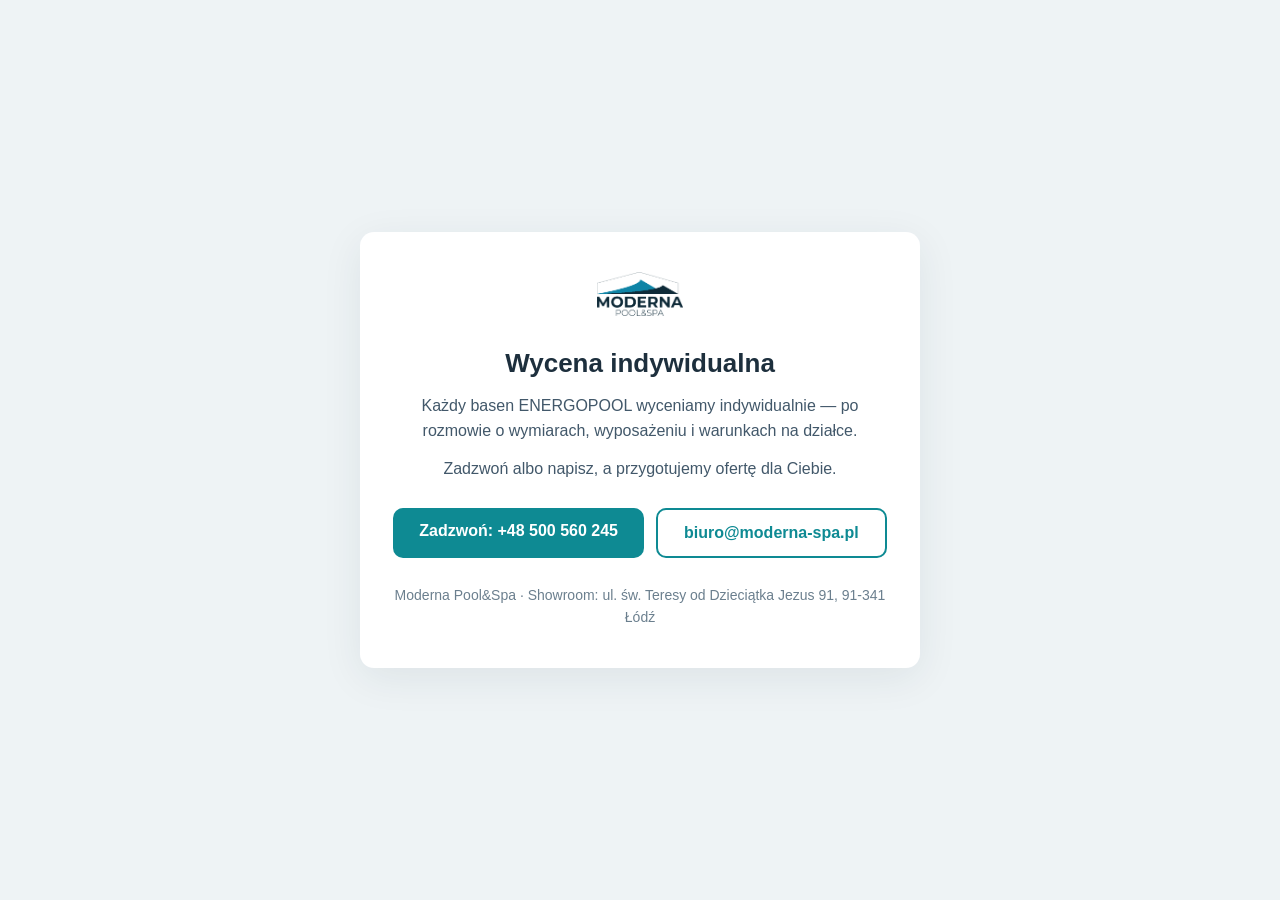
<file: index.html>
<!DOCTYPE html>
<html lang="pl">
<head>
<meta charset="UTF-8">
<meta name="viewport" content="width=device-width, initial-scale=1.0">
<title>Wycena indywidualna — Moderna Pool&amp;Spa</title>
<!--
  KONFIGURATOR WYŁĄCZONY 27.10.2026 (decyzja właściciela).

  Z publicznego konfiguratora korzystali obcy wykonawcy — generowali na nim wyceny i wysyłali
  je swoim klientom jako własne. Wyceny basenów robimy teraz wyłącznie indywidualnie.
  API wyceny w CRM odmawia żądaniom bez sesji (lib/cors.ts, PUBLICZNA_WYCENA_WYLACZONA),
  a stary cennik (data.js) i logika (app.js) zniknęły z serwowanych plików — zostają w historii git.
-->
<meta name="robots" content="noindex, follow">
<style>
  :root { color-scheme: light; }
  * { box-sizing: border-box; }
  body { margin: 0; min-height: 100vh; display: flex; align-items: center; justify-content: center;
    padding: 24px 16px; background: #eef3f5; color: #1d2f3d;
    font-family: Montserrat, -apple-system, BlinkMacSystemFont, "Segoe UI", Roboto, Arial, sans-serif; }
  .card { max-width: 560px; width: 100%; background: #fff; border-radius: 14px; padding: 40px 32px;
    box-shadow: 0 10px 40px rgba(29, 47, 61, .08); text-align: center; }
  .logo { height: 44px; margin-bottom: 28px; }
  h1 { font-size: 26px; margin: 0 0 14px; }
  p { font-size: 16px; line-height: 1.6; color: #42586a; margin: 0 0 12px; }
  .akcje { display: flex; flex-wrap: wrap; gap: 12px; justify-content: center; margin-top: 26px; }
  .btn { display: inline-block; padding: 14px 26px; border-radius: 10px; font-weight: 600; font-size: 16px;
    text-decoration: none; background: #0E8A93; color: #fff; }
  .btn.ghost { background: #fff; color: #0E8A93; border: 2px solid #0E8A93; }
  address { font-style: normal; margin-top: 26px; font-size: 14px; color: #6b7f8e; line-height: 1.6; }
</style>
</head>
<body>
<main class="card">
  <img src="assets/logo-dark.png" alt="Moderna Pool&amp;Spa" class="logo">
  <h1>Wycena indywidualna</h1>
  <p>Każdy basen ENERGOPOOL wyceniamy indywidualnie — po rozmowie o wymiarach, wyposażeniu i&nbsp;warunkach na działce.</p>
  <p>Zadzwoń albo napisz, a&nbsp;przygotujemy ofertę dla Ciebie.</p>
  <div class="akcje">
    <a class="btn" href="tel:+48500560245">Zadzwoń: +48 500 560 245</a>
    <a class="btn ghost" href="mailto:biuro@moderna-spa.pl?subject=Wycena%20basenu%20ENERGOPOOL">biuro@moderna-spa.pl</a>
  </div>
  <address>Moderna Pool&amp;Spa · Showroom: ul. św. Teresy od Dzieciątka Jezus 91, 91-341 Łódź</address>
</main>
</body>
</html>
</file>
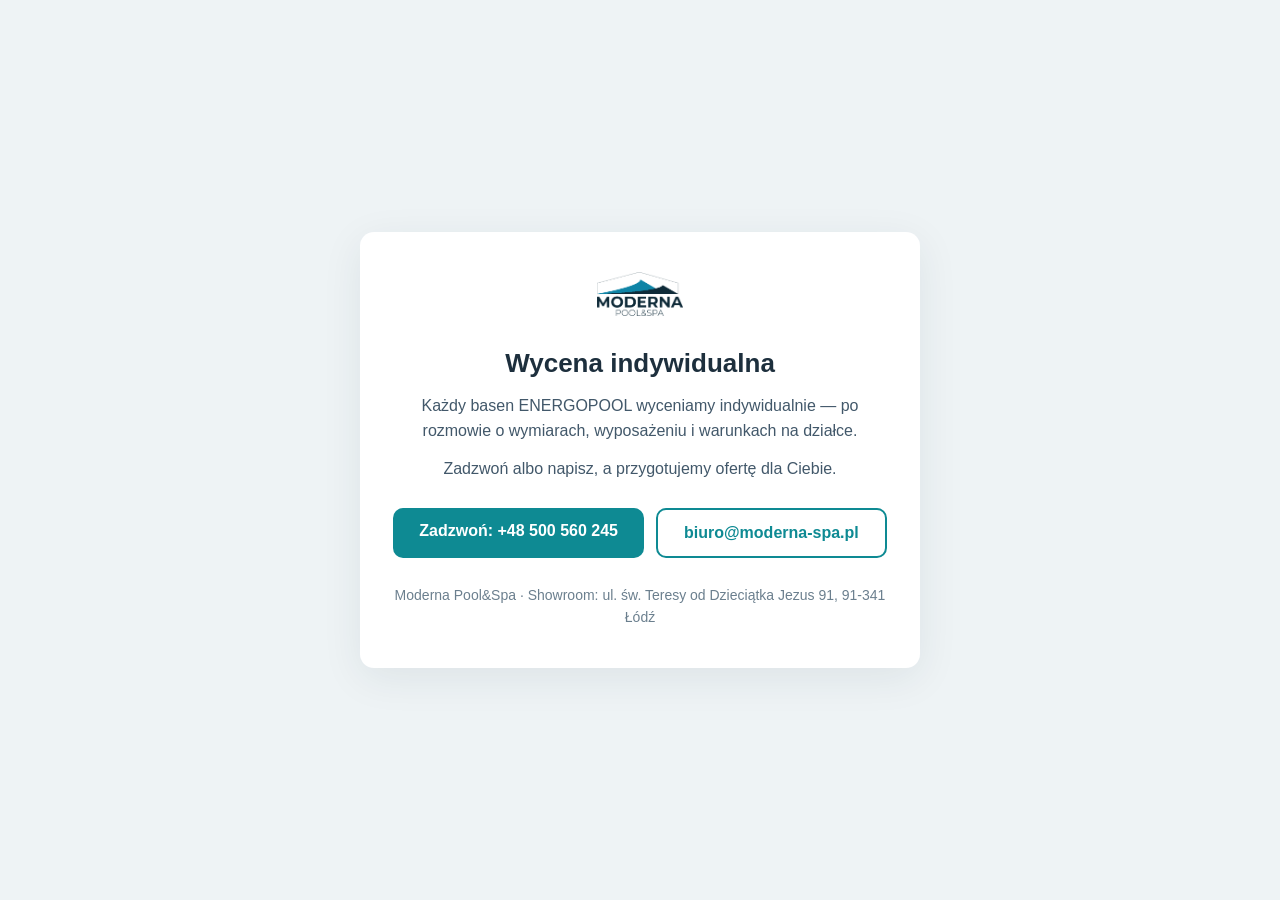
<file: pakiety/index.html>
<!DOCTYPE html>
<html lang="pl">
<head>
<meta charset="UTF-8">
<meta name="viewport" content="width=device-width, initial-scale=1.0">
<title>Wycena indywidualna — Moderna Pool&amp;Spa</title>
<!--
  KONFIGURATOR WYŁĄCZONY 27.10.2026 (decyzja właściciela).

  Z publicznego konfiguratora korzystali obcy wykonawcy — generowali na nim wyceny i wysyłali
  je swoim klientom jako własne. Wyceny basenów robimy teraz wyłącznie indywidualnie.
  API wyceny w CRM odmawia żądaniom bez sesji (lib/cors.ts, PUBLICZNA_WYCENA_WYLACZONA),
  a stary cennik (data.js) i logika (app.js) zniknęły z serwowanych plików — zostają w historii git.
-->
<meta name="robots" content="noindex, follow">
<style>
  :root { color-scheme: light; }
  * { box-sizing: border-box; }
  body { margin: 0; min-height: 100vh; display: flex; align-items: center; justify-content: center;
    padding: 24px 16px; background: #eef3f5; color: #1d2f3d;
    font-family: Montserrat, -apple-system, BlinkMacSystemFont, "Segoe UI", Roboto, Arial, sans-serif; }
  .card { max-width: 560px; width: 100%; background: #fff; border-radius: 14px; padding: 40px 32px;
    box-shadow: 0 10px 40px rgba(29, 47, 61, .08); text-align: center; }
  .logo { height: 44px; margin-bottom: 28px; }
  h1 { font-size: 26px; margin: 0 0 14px; }
  p { font-size: 16px; line-height: 1.6; color: #42586a; margin: 0 0 12px; }
  .akcje { display: flex; flex-wrap: wrap; gap: 12px; justify-content: center; margin-top: 26px; }
  .btn { display: inline-block; padding: 14px 26px; border-radius: 10px; font-weight: 600; font-size: 16px;
    text-decoration: none; background: #0E8A93; color: #fff; }
  .btn.ghost { background: #fff; color: #0E8A93; border: 2px solid #0E8A93; }
  address { font-style: normal; margin-top: 26px; font-size: 14px; color: #6b7f8e; line-height: 1.6; }
</style>
</head>
<body>
<main class="card">
  <img src="../assets/logo-dark.png" alt="Moderna Pool&amp;Spa" class="logo">
  <h1>Wycena indywidualna</h1>
  <p>Każdy basen ENERGOPOOL wyceniamy indywidualnie — po rozmowie o wymiarach, wyposażeniu i&nbsp;warunkach na działce.</p>
  <p>Zadzwoń albo napisz, a&nbsp;przygotujemy ofertę dla Ciebie.</p>
  <div class="akcje">
    <a class="btn" href="tel:+48500560245">Zadzwoń: +48 500 560 245</a>
    <a class="btn ghost" href="mailto:biuro@moderna-spa.pl?subject=Wycena%20basenu%20ENERGOPOOL">biuro@moderna-spa.pl</a>
  </div>
  <address>Moderna Pool&amp;Spa · Showroom: ul. św. Teresy od Dzieciątka Jezus 91, 91-341 Łódź</address>
</main>
</body>
</html>
</file>
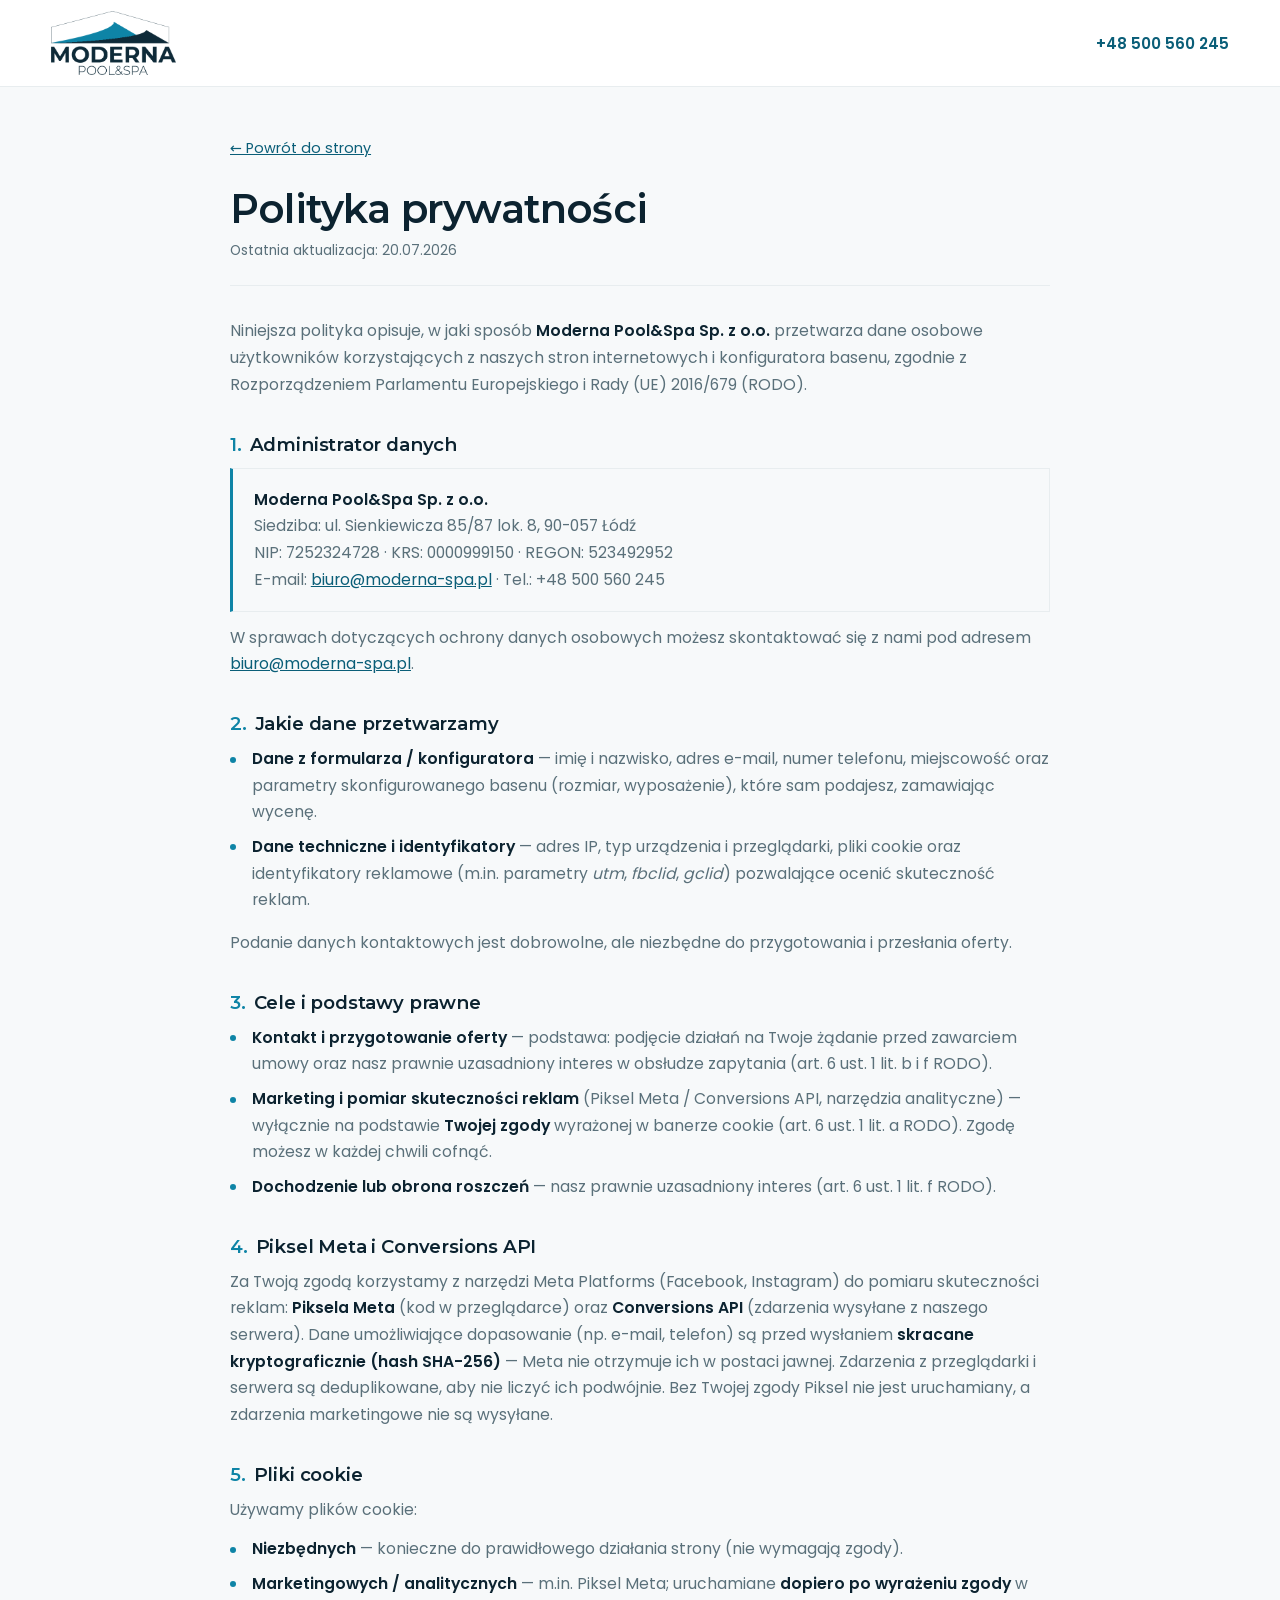
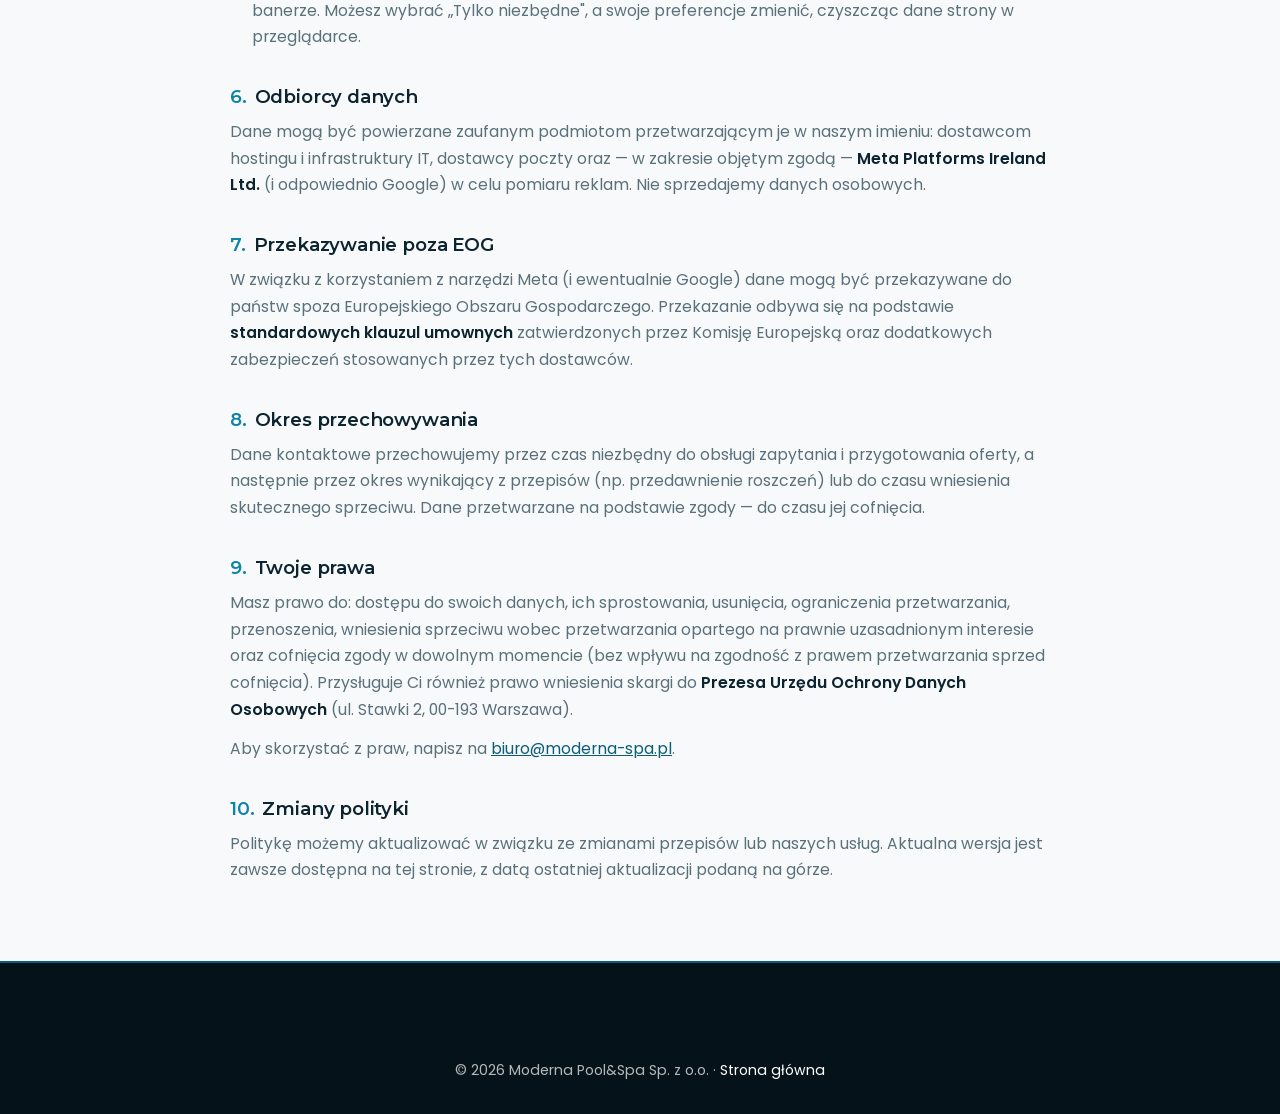
<file: polityka-prywatnosci.html>
<!DOCTYPE html>
<html lang="pl">
<head>
<meta charset="UTF-8">
<meta name="viewport" content="width=device-width, initial-scale=1.0">
<title>Polityka prywatności | Moderna Pool&amp;Spa</title>
<meta name="description" content="Polityka prywatności i informacja o przetwarzaniu danych osobowych (RODO) oraz plikach cookie — Moderna Pool&Spa Sp. z o.o.">
<meta name="robots" content="index,follow">
<link rel="stylesheet" href="assets/fonts/fonts.css">
<link rel="stylesheet" href="styles.css?v=20">
<style>
  .pp-wrap{max-width:820px;margin:0 auto;padding:3rem 0 4rem}
  .pp-head{border-bottom:1px solid var(--line);padding-bottom:1.4rem;margin-bottom:2rem}
  .pp-head h1{font-size:clamp(1.9rem,3.4vw,2.5rem);font-weight:600;letter-spacing:-.02em}
  .pp-head .upd{margin-top:.5rem;font-size:.86rem;color:var(--ink-soft)}
  .pp-wrap h2{font-family:'Montserrat',sans-serif;font-size:1.15rem;font-weight:600;margin:2.2rem 0 .7rem;color:var(--ink)}
  .pp-wrap h2 .n{color:var(--teal);margin-right:.5rem}
  .pp-wrap p,.pp-wrap li{font-size:.98rem;line-height:1.7;color:var(--ink-soft)}
  .pp-wrap p{margin-bottom:.8rem}
  .pp-wrap ul{list-style:none;margin:.3rem 0 1rem}
  .pp-wrap ul li{position:relative;padding-left:1.4rem;margin-bottom:.5rem}
  .pp-wrap ul li::before{content:"";position:absolute;left:0;top:.65rem;width:6px;height:6px;background:var(--teal);border-radius:50%}
  .pp-wrap b,.pp-wrap strong{color:var(--ink);font-weight:600}
  .pp-wrap a{color:var(--teal-d);text-decoration:underline}
  .pp-fill{background:var(--teal-bg);border:1px dashed var(--teal);color:var(--teal-d);font-weight:600;padding:0 .35rem}
  .pp-card{background:var(--bg);border:1px solid var(--line);border-left:3px solid var(--teal);padding:1.1rem 1.3rem;margin:.8rem 0}
  .pp-back{display:inline-flex;align-items:center;gap:.4rem;font-size:.9rem;color:var(--ink-soft);margin-bottom:1.5rem}
  .pp-back:hover{color:var(--teal)}
  .pp-simple-header{border-bottom:1px solid var(--line);background:#fff}
  .pp-simple-header .container{display:flex;align-items:center;justify-content:space-between;padding:.7rem 0}
  .pp-simple-header .brand-mark{height:64px;width:auto}
  .pp-simple-header a.phone{font-weight:700;color:var(--teal-d);font-size:.95rem}
</style>
</head>
<body>

<header class="pp-simple-header">
  <div class="container">
    <a href="index.html"><img src="assets/logo-dark.png" alt="Moderna Pool&Spa" class="brand-mark"></a>
    <a href="tel:+48500560245" class="phone">+48 500 560 245</a>
  </div>
</header>

<main class="container">
  <div class="pp-wrap">
    <a href="index.html" class="pp-back">&larr; Powrót do strony</a>
    <div class="pp-head">
      <h1>Polityka prywatności</h1>
      <div class="upd">Ostatnia aktualizacja: 20.07.2026</div>
    </div>

    <p>Niniejsza polityka opisuje, w jaki sposób <b>Moderna Pool&amp;Spa Sp. z o.o.</b> przetwarza dane osobowe
      użytkowników korzystających z naszych stron internetowych i konfiguratora basenu, zgodnie z Rozporządzeniem
      Parlamentu Europejskiego i Rady (UE) 2016/679 (RODO).</p>

    <h2><span class="n">1.</span>Administrator danych</h2>
    <div class="pp-card">
      <p style="margin:0">
        <b>Moderna Pool&amp;Spa Sp. z o.o.</b><br>
        Siedziba: ul. Sienkiewicza 85/87 lok. 8, 90-057 Łódź<br>
        NIP: 7252324728 &middot; KRS: 0000999150 &middot; REGON: 523492952<br>
        E-mail: <a href="mailto:biuro@moderna-spa.pl">biuro@moderna-spa.pl</a> &middot; Tel.: +48 500 560 245
      </p>
    </div>
    <p>W sprawach dotyczących ochrony danych osobowych możesz skontaktować się z nami pod adresem
      <a href="mailto:biuro@moderna-spa.pl">biuro@moderna-spa.pl</a>.</p>

    <h2><span class="n">2.</span>Jakie dane przetwarzamy</h2>
    <ul>
      <li><b>Dane z formularza / konfiguratora</b> — imię i nazwisko, adres e-mail, numer telefonu, miejscowość oraz parametry skonfigurowanego basenu (rozmiar, wyposażenie), które sam podajesz, zamawiając wycenę.</li>
      <li><b>Dane techniczne i identyfikatory</b> — adres IP, typ urządzenia i przeglądarki, pliki cookie oraz identyfikatory reklamowe (m.in. parametry <i>utm</i>, <i>fbclid</i>, <i>gclid</i>) pozwalające ocenić skuteczność reklam.</li>
    </ul>
    <p>Podanie danych kontaktowych jest dobrowolne, ale niezbędne do przygotowania i przesłania oferty.</p>

    <h2><span class="n">3.</span>Cele i podstawy prawne</h2>
    <ul>
      <li><b>Kontakt i przygotowanie oferty</b> — podstawa: podjęcie działań na Twoje żądanie przed zawarciem umowy oraz nasz prawnie uzasadniony interes w obsłudze zapytania (art. 6 ust. 1 lit. b i f RODO).</li>
      <li><b>Marketing i pomiar skuteczności reklam</b> (Piksel Meta / Conversions API, narzędzia analityczne) — wyłącznie na podstawie <b>Twojej zgody</b> wyrażonej w banerze cookie (art. 6 ust. 1 lit. a RODO). Zgodę możesz w każdej chwili cofnąć.</li>
      <li><b>Dochodzenie lub obrona roszczeń</b> — nasz prawnie uzasadniony interes (art. 6 ust. 1 lit. f RODO).</li>
    </ul>

    <h2><span class="n">4.</span>Piksel Meta i Conversions API</h2>
    <p>Za Twoją zgodą korzystamy z narzędzi Meta Platforms (Facebook, Instagram) do pomiaru skuteczności reklam:
      <b>Piksela Meta</b> (kod w przeglądarce) oraz <b>Conversions API</b> (zdarzenia wysyłane z naszego serwera).
      Dane umożliwiające dopasowanie (np. e-mail, telefon) są przed wysłaniem <b>skracane kryptograficznie (hash SHA-256)</b> —
      Meta nie otrzymuje ich w postaci jawnej. Zdarzenia z przeglądarki i serwera są deduplikowane, aby nie liczyć ich podwójnie.
      Bez Twojej zgody Piksel nie jest uruchamiany, a zdarzenia marketingowe nie są wysyłane.</p>

    <h2><span class="n">5.</span>Pliki cookie</h2>
    <p>Używamy plików cookie:</p>
    <ul>
      <li><b>Niezbędnych</b> — konieczne do prawidłowego działania strony (nie wymagają zgody).</li>
      <li><b>Marketingowych / analitycznych</b> — m.in. Piksel Meta; uruchamiane <b>dopiero po wyrażeniu zgody</b> w banerze. Możesz wybrać „Tylko niezbędne", a swoje preferencje zmienić, czyszcząc dane strony w przeglądarce.</li>
    </ul>

    <h2><span class="n">6.</span>Odbiorcy danych</h2>
    <p>Dane mogą być powierzane zaufanym podmiotom przetwarzającym je w naszym imieniu: dostawcom hostingu i infrastruktury IT,
      dostawcy poczty oraz — w zakresie objętym zgodą — <b>Meta Platforms Ireland Ltd.</b> (i odpowiednio Google) w celu pomiaru reklam.
      Nie sprzedajemy danych osobowych.</p>

    <h2><span class="n">7.</span>Przekazywanie poza EOG</h2>
    <p>W związku z korzystaniem z narzędzi Meta (i ewentualnie Google) dane mogą być przekazywane do państw spoza Europejskiego
      Obszaru Gospodarczego. Przekazanie odbywa się na podstawie <b>standardowych klauzul umownych</b> zatwierdzonych przez Komisję Europejską
      oraz dodatkowych zabezpieczeń stosowanych przez tych dostawców.</p>

    <h2><span class="n">8.</span>Okres przechowywania</h2>
    <p>Dane kontaktowe przechowujemy przez czas niezbędny do obsługi zapytania i przygotowania oferty, a następnie przez okres
      wynikający z przepisów (np. przedawnienie roszczeń) lub do czasu wniesienia skutecznego sprzeciwu. Dane przetwarzane na podstawie
      zgody — do czasu jej cofnięcia.</p>

    <h2><span class="n">9.</span>Twoje prawa</h2>
    <p>Masz prawo do: dostępu do swoich danych, ich sprostowania, usunięcia, ograniczenia przetwarzania, przenoszenia,
      wniesienia sprzeciwu wobec przetwarzania opartego na prawnie uzasadnionym interesie oraz cofnięcia zgody w dowolnym momencie
      (bez wpływu na zgodność z prawem przetwarzania sprzed cofnięcia). Przysługuje Ci również prawo wniesienia skargi do
      <b>Prezesa Urzędu Ochrony Danych Osobowych</b> (ul. Stawki 2, 00-193 Warszawa).</p>
    <p>Aby skorzystać z praw, napisz na <a href="mailto:biuro@moderna-spa.pl">biuro@moderna-spa.pl</a>.</p>

    <h2><span class="n">10.</span>Zmiany polityki</h2>
    <p>Politykę możemy aktualizować w związku ze zmianami przepisów lub naszych usług. Aktualna wersja jest zawsze dostępna na tej stronie,
      z datą ostatniej aktualizacji podaną na górze.</p>
  </div>
</main>

<footer class="site-footer">
  <div class="container" style="padding:2rem 0;text-align:center;color:rgba(255,255,255,.7);font-size:.88rem">
    © 2026 Moderna Pool&amp;Spa Sp. z o.o. &middot; <a href="index.html" style="color:#fff">Strona główna</a>
  </div>
</footer>

</body>
</html>
</file>
<file: assets/fonts/fonts.css>
/* Montserrat 500 latin-ext */
@font-face {
  font-family: 'Montserrat';
  font-style: normal;
  font-weight: 500;
  font-display: swap;
  src: url(./montserrat-500-latin-ext.woff2) format('woff2');
  unicode-range: U+0100-02BA, U+02BD-02C5, U+02C7-02CC, U+02CE-02D7, U+02DD-02FF, U+0304, U+0308, U+0329, U+1D00-1DBF, U+1E00-1E9F, U+1EF2-1EFF, U+2020, U+20A0-20AB, U+20AD-20C0, U+2113, U+2C60-2C7F, U+A720-A7FF;
}
/* Montserrat 500 latin */
@font-face {
  font-family: 'Montserrat';
  font-style: normal;
  font-weight: 500;
  font-display: swap;
  src: url(./montserrat-500-latin.woff2) format('woff2');
  unicode-range: U+0000-00FF, U+0131, U+0152-0153, U+02BB-02BC, U+02C6, U+02DA, U+02DC, U+0304, U+0308, U+0329, U+2000-206F, U+20AC, U+2122, U+2191, U+2193, U+2212, U+2215, U+FEFF, U+FFFD;
}
/* Montserrat 600 latin-ext */
@font-face {
  font-family: 'Montserrat';
  font-style: normal;
  font-weight: 600;
  font-display: swap;
  src: url(./montserrat-600-latin-ext.woff2) format('woff2');
  unicode-range: U+0100-02BA, U+02BD-02C5, U+02C7-02CC, U+02CE-02D7, U+02DD-02FF, U+0304, U+0308, U+0329, U+1D00-1DBF, U+1E00-1E9F, U+1EF2-1EFF, U+2020, U+20A0-20AB, U+20AD-20C0, U+2113, U+2C60-2C7F, U+A720-A7FF;
}
/* Montserrat 600 latin */
@font-face {
  font-family: 'Montserrat';
  font-style: normal;
  font-weight: 600;
  font-display: swap;
  src: url(./montserrat-600-latin.woff2) format('woff2');
  unicode-range: U+0000-00FF, U+0131, U+0152-0153, U+02BB-02BC, U+02C6, U+02DA, U+02DC, U+0304, U+0308, U+0329, U+2000-206F, U+20AC, U+2122, U+2191, U+2193, U+2212, U+2215, U+FEFF, U+FFFD;
}
/* Montserrat 700 latin-ext */
@font-face {
  font-family: 'Montserrat';
  font-style: normal;
  font-weight: 700;
  font-display: swap;
  src: url(./montserrat-700-latin-ext.woff2) format('woff2');
  unicode-range: U+0100-02BA, U+02BD-02C5, U+02C7-02CC, U+02CE-02D7, U+02DD-02FF, U+0304, U+0308, U+0329, U+1D00-1DBF, U+1E00-1E9F, U+1EF2-1EFF, U+2020, U+20A0-20AB, U+20AD-20C0, U+2113, U+2C60-2C7F, U+A720-A7FF;
}
/* Montserrat 700 latin */
@font-face {
  font-family: 'Montserrat';
  font-style: normal;
  font-weight: 700;
  font-display: swap;
  src: url(./montserrat-700-latin.woff2) format('woff2');
  unicode-range: U+0000-00FF, U+0131, U+0152-0153, U+02BB-02BC, U+02C6, U+02DA, U+02DC, U+0304, U+0308, U+0329, U+2000-206F, U+20AC, U+2122, U+2191, U+2193, U+2212, U+2215, U+FEFF, U+FFFD;
}
/* Poppins 300 latin-ext */
@font-face {
  font-family: 'Poppins';
  font-style: normal;
  font-weight: 300;
  font-display: swap;
  src: url(./poppins-300-latin-ext.woff2) format('woff2');
  unicode-range: U+0100-02BA, U+02BD-02C5, U+02C7-02CC, U+02CE-02D7, U+02DD-02FF, U+0304, U+0308, U+0329, U+1D00-1DBF, U+1E00-1E9F, U+1EF2-1EFF, U+2020, U+20A0-20AB, U+20AD-20C0, U+2113, U+2C60-2C7F, U+A720-A7FF;
}
/* Poppins 300 latin */
@font-face {
  font-family: 'Poppins';
  font-style: normal;
  font-weight: 300;
  font-display: swap;
  src: url(./poppins-300-latin.woff2) format('woff2');
  unicode-range: U+0000-00FF, U+0131, U+0152-0153, U+02BB-02BC, U+02C6, U+02DA, U+02DC, U+0304, U+0308, U+0329, U+2000-206F, U+20AC, U+2122, U+2191, U+2193, U+2212, U+2215, U+FEFF, U+FFFD;
}
/* Poppins 400 latin-ext */
@font-face {
  font-family: 'Poppins';
  font-style: normal;
  font-weight: 400;
  font-display: swap;
  src: url(./poppins-400-latin-ext.woff2) format('woff2');
  unicode-range: U+0100-02BA, U+02BD-02C5, U+02C7-02CC, U+02CE-02D7, U+02DD-02FF, U+0304, U+0308, U+0329, U+1D00-1DBF, U+1E00-1E9F, U+1EF2-1EFF, U+2020, U+20A0-20AB, U+20AD-20C0, U+2113, U+2C60-2C7F, U+A720-A7FF;
}
/* Poppins 400 latin */
@font-face {
  font-family: 'Poppins';
  font-style: normal;
  font-weight: 400;
  font-display: swap;
  src: url(./poppins-400-latin.woff2) format('woff2');
  unicode-range: U+0000-00FF, U+0131, U+0152-0153, U+02BB-02BC, U+02C6, U+02DA, U+02DC, U+0304, U+0308, U+0329, U+2000-206F, U+20AC, U+2122, U+2191, U+2193, U+2212, U+2215, U+FEFF, U+FFFD;
}
/* Poppins 500 latin-ext */
@font-face {
  font-family: 'Poppins';
  font-style: normal;
  font-weight: 500;
  font-display: swap;
  src: url(./poppins-500-latin-ext.woff2) format('woff2');
  unicode-range: U+0100-02BA, U+02BD-02C5, U+02C7-02CC, U+02CE-02D7, U+02DD-02FF, U+0304, U+0308, U+0329, U+1D00-1DBF, U+1E00-1E9F, U+1EF2-1EFF, U+2020, U+20A0-20AB, U+20AD-20C0, U+2113, U+2C60-2C7F, U+A720-A7FF;
}
/* Poppins 500 latin */
@font-face {
  font-family: 'Poppins';
  font-style: normal;
  font-weight: 500;
  font-display: swap;
  src: url(./poppins-500-latin.woff2) format('woff2');
  unicode-range: U+0000-00FF, U+0131, U+0152-0153, U+02BB-02BC, U+02C6, U+02DA, U+02DC, U+0304, U+0308, U+0329, U+2000-206F, U+20AC, U+2122, U+2191, U+2193, U+2212, U+2215, U+FEFF, U+FFFD;
}
/* Poppins 600 latin-ext */
@font-face {
  font-family: 'Poppins';
  font-style: normal;
  font-weight: 600;
  font-display: swap;
  src: url(./poppins-600-latin-ext.woff2) format('woff2');
  unicode-range: U+0100-02BA, U+02BD-02C5, U+02C7-02CC, U+02CE-02D7, U+02DD-02FF, U+0304, U+0308, U+0329, U+1D00-1DBF, U+1E00-1E9F, U+1EF2-1EFF, U+2020, U+20A0-20AB, U+20AD-20C0, U+2113, U+2C60-2C7F, U+A720-A7FF;
}
/* Poppins 600 latin */
@font-face {
  font-family: 'Poppins';
  font-style: normal;
  font-weight: 600;
  font-display: swap;
  src: url(./poppins-600-latin.woff2) format('woff2');
  unicode-range: U+0000-00FF, U+0131, U+0152-0153, U+02BB-02BC, U+02C6, U+02DA, U+02DC, U+0304, U+0308, U+0329, U+2000-206F, U+20AC, U+2122, U+2191, U+2193, U+2212, U+2215, U+FEFF, U+FFFD;
}
</file>
<file: styles.css>
/* ====================== ENERGOPOOL — styl ====================== */
:root{
  --teal:#0E84A6;
  --teal-d:#0A5E78;
  --teal-l:#16A9CE;
  --teal-bg:#EEF5F7;
  --ink:#0C2330;
  --ink-soft:#5A707A;
  --line:#E8EDEF;
  --white:#fff;
  --bg:#F7F9FA;
  --footer:#06121A;
  --gold:#C9A24B;
  --shadow:0 24px 60px -34px rgba(8,28,38,.32);
  --shadow-sm:0 10px 30px -18px rgba(8,28,38,.28);
  --radius:0;
  --radius-lg:0;
}
*{box-sizing:border-box;margin:0;padding:0}
html{scroll-behavior:smooth}
body{
  font-family:'Poppins',system-ui,sans-serif;
  color:var(--ink);background:var(--bg);line-height:1.65;font-weight:400;
  -webkit-font-smoothing:antialiased;
}
h1,h2,h3,h4{font-family:'Montserrat',sans-serif;font-weight:600;line-height:1.18;letter-spacing:-.01em}
img{max-width:100%;display:block}
a{color:inherit;text-decoration:none}
.container{width:min(1600px,92vw);margin:0 auto}

/* ---------- ikony ---------- */
.ico{display:inline-flex;align-items:center;justify-content:center;line-height:0;flex:none}
.ico svg{width:1.1em;height:1.1em;display:block}

/* ---------- buttons ---------- */
.btn{
  display:inline-flex;align-items:center;justify-content:center;gap:.55rem;
  font-family:'Poppins',sans-serif;font-weight:600;font-size:.92rem;letter-spacing:.01em;
  padding:.9rem 1.6rem;border-radius:0;border:1px solid transparent;
  cursor:pointer;transition:.22s ease;white-space:nowrap;
}
.btn-lg{padding:1.05rem 2rem;font-size:1rem}
.btn-sm{padding:.62rem 1.15rem;font-size:.85rem}
.btn-block{width:100%}
.btn-primary{background:var(--ink);color:#fff}
.btn-primary:hover{background:var(--teal-d)}
.btn-ghost{background:transparent;color:var(--ink);border-color:var(--line)}
.btn-ghost:hover{border-color:var(--ink);background:transparent}
.hero .btn-primary{background:#fff;color:var(--ink)}
.hero .btn-primary:hover{background:rgba(255,255,255,.86)}
.hero .btn-ghost{color:#fff;border-color:rgba(255,255,255,.45)}
.hero .btn-ghost:hover{background:rgba(255,255,255,.1);border-color:#fff}

/* ---------- header ---------- */
.site-header{
  position:sticky;top:0;z-index:50;background:rgba(255,255,255,.92);
  backdrop-filter:blur(10px);border-bottom:1px solid var(--line);
}
.header-inner{display:flex;align-items:center;justify-content:space-between;padding:.7rem 0}
.brand{display:flex;align-items:center;gap:.6rem}
.brand-mark{height:76px;width:auto}
.brand-text{font-family:'Montserrat',sans-serif;font-weight:800;font-size:1.05rem;letter-spacing:.04em;color:var(--ink);line-height:1}
.brand-text span{display:block;font-size:.62rem;font-weight:600;letter-spacing:.22em;color:var(--teal)}
.brand-text.light{color:#fff}
.main-nav{display:flex;gap:1.6rem}
.main-nav a{text-transform:uppercase;letter-spacing:.28em;font-size:.72rem;font-weight:600;color:var(--ink-soft)}
.main-nav a:hover{color:var(--teal)}
.header-actions{display:flex;align-items:center;gap:1rem}
.header-phone{display:inline-flex;align-items:center;gap:.4rem;font-weight:700;color:var(--teal-d);background:var(--teal-bg);padding:.55rem 1rem;border-radius:0}
.header-phone .ico{font-size:.9rem}

/* ---------- hero ---------- */
/* Hero zawsze na pełną wysokość ekranu — obraz nie jest przycinany do wąskiego pasa.
   min-height (nie height) pozwala urosnąć, gdy treść jest wyższa niż ekran (mobile). */
.hero{position:relative;background-size:cover;background-position:center;color:#fff;padding:2.5rem 0;min-height:100vh;min-height:100dvh;display:flex;align-items:center}
.hero-overlay{position:absolute;inset:0;background:linear-gradient(105deg,rgba(8,40,55,.82) 0%,rgba(8,40,55,.45) 48%,rgba(8,40,55,.15) 100%)}
.hero .container{position:relative}
.hero-content{max-width:880px}
.hero-kicker{display:inline-block;text-transform:uppercase;letter-spacing:.34em;font-size:.7rem;font-weight:500;background:rgba(255,255,255,.1);border:1px solid rgba(255,255,255,.22);padding:.5rem 1rem;border-radius:0;margin-bottom:1.6rem}
.hero h1{font-size:clamp(3rem,6.4vw,5.2rem);font-weight:600;letter-spacing:.05em;line-height:1}
.hero-lead{font-size:1.22rem;margin:1.3rem 0 2rem;max-width:560px;color:rgba(255,255,255,.92)}
.hero-cta{display:flex;gap:1rem;flex-wrap:wrap}
.hero-badges{list-style:none;display:flex;gap:1.6rem;flex-wrap:wrap;margin-top:2rem;font-weight:500;font-size:.9rem;letter-spacing:.01em}
.hero-badges li{display:inline-flex;align-items:center;gap:.55rem;opacity:.9}
.hero-badges .ico svg{width:18px;height:18px;opacity:.85}

/* ---------- features ---------- */
.features{padding:5rem 0;background:#fff}
.feature-grid{display:grid;grid-template-columns:repeat(5,1fr);gap:1.4rem}
.feature{padding:1.9rem 1.5rem;border:1px solid var(--line);border-radius:var(--radius);background:#fff;transition:.25s}
.feature:hover{border-color:var(--ink-soft)}
.f-ico{width:54px;height:54px;border:1px solid var(--line);border-radius:0;display:grid;place-items:center;color:var(--teal-d);margin-bottom:1.2rem}
.f-ico .ico svg{width:25px;height:25px}
.feature h3{font-size:1.02rem;margin-bottom:.5rem;font-weight:600;letter-spacing:-.01em}
.feature p{font-size:.9rem;color:var(--ink-soft);line-height:1.55}

/* ---------- section heads ---------- */
.section-kicker{display:inline-block;text-transform:uppercase;letter-spacing:.32em;font-size:.7rem;font-weight:600;color:var(--teal-d);margin-bottom:1rem}
.section-head{text-align:left;max-width:760px;margin:0 0 3rem}
.section-head h2{font-size:clamp(2rem,3.7vw,2.8rem);font-weight:600;letter-spacing:-.02em}
.section-head p{color:var(--ink-soft);margin-top:1rem;font-size:1.05rem;line-height:1.6}

/* ---------- technologia ---------- */
.tech{padding:5rem 0;background:var(--bg)}
.tech-inner{display:grid;grid-template-columns:1.05fr .95fr;gap:3.5rem;align-items:start}
.tech-text h2{font-size:clamp(1.9rem,3.4vw,2.6rem);margin:.4rem 0 1.1rem;font-weight:600;letter-spacing:-.02em}
.tech-text>p{color:var(--ink-soft);font-size:1.05rem;margin-bottom:1.3rem}
.tech-list{list-style:none;margin-bottom:1.8rem}
.tech-list li{padding:.6rem 0 .6rem 1.8rem;position:relative;border-bottom:1px dashed var(--line);font-size:.98rem}
.tech-list li::before{content:"✓";position:absolute;left:0;top:.55rem;color:var(--teal);font-weight:800}
.tech-media img{border-radius:var(--radius-lg);box-shadow:var(--shadow);width:100%}
.tech-caption{font-size:.82rem;color:var(--ink-soft);margin-top:.9rem;line-height:1.5;padding-left:.1rem}
.layers{margin-top:1.6rem;border:1px solid var(--line);background:#fff}
.layers-title{font-family:'Montserrat',sans-serif;font-size:.74rem;text-transform:uppercase;letter-spacing:.16em;font-weight:600;color:var(--teal-d);padding:1rem 1.3rem;border-bottom:1px solid var(--line)}
.layers-list{list-style:none}
.layers-list li{display:flex;gap:1rem;padding:.85rem 1.3rem;border-bottom:1px solid var(--line)}
.layers-list li:last-child{border-bottom:none}
.layers-list .ln{font-family:'Montserrat',sans-serif;font-size:.82rem;font-weight:700;color:var(--teal);min-width:1.7rem;padding-top:.05rem}
.layers-list .lc strong{display:block;font-family:'Montserrat',sans-serif;font-size:.9rem;font-weight:600;color:var(--ink);margin-bottom:.15rem}
.layers-list .lc span{font-size:.82rem;color:var(--ink-soft);line-height:1.45}

/* ---------- configurator ---------- */
.configurator{padding:5rem 0;background:#fff}
.config-layout{display:block}
.config-main{display:flex;flex-direction:column;gap:1.6rem}
.step{background:var(--bg);border:1px solid var(--line);border-radius:var(--radius-lg);padding:1.8rem}
.step-note{display:flex;gap:.85rem;align-items:flex-start;margin-top:1.2rem;padding:.9rem 1.1rem;background:var(--teal-bg);border:1px solid var(--line);border-left:3px solid var(--teal)}
.step-note .sn-ic{flex:none;color:var(--teal-d);margin-top:.05rem}
.step-note .sn-ic svg{width:20px;height:20px;display:block}
.step-note p{font-size:.86rem;color:var(--ink-soft);line-height:1.5}
.step-note strong{color:var(--ink);font-weight:600}
.step-head{display:flex;align-items:center;gap:.8rem;margin-bottom:.4rem}
.step-num{width:32px;height:32px;flex:none;border-radius:0;background:var(--teal);color:#fff;font-weight:800;display:grid;place-items:center;font-family:'Montserrat',sans-serif;font-size:.95rem}
.step-head h3{font-size:1.2rem}
.step-sub{color:var(--ink-soft);font-size:.92rem;margin:.2rem 0 1.1rem}
.step-banner{display:block;width:100%;height:210px;object-fit:cover;border:1px solid var(--line);margin:0 0 1.2rem}

/* size grid */
.size-grid{display:grid;grid-template-columns:repeat(4,1fr);gap:.7rem;margin:1.1rem 0}
.size-tile{border:2px solid var(--line);background:#fff;border-radius:0;padding:.9rem .6rem;text-align:center;cursor:pointer;transition:.16s}
.size-tile:hover{border-color:var(--teal-l)}
.size-tile.active{border-color:var(--teal);background:var(--teal-bg);box-shadow:var(--shadow-sm)}
.size-tile .st-dim{font-family:'Montserrat',sans-serif;font-weight:700;font-size:1.05rem}
.size-tile .st-area{font-size:.78rem;color:var(--ink-soft)}
.size-tile .st-price{font-size:.8rem;font-weight:700;color:var(--teal-d);margin-top:.3rem}

/* spec panel */
.spec-panel{background:#fff;border:1px solid var(--line);padding:1.5rem;margin-top:.4rem}
.spec-panel .sp-title{font-family:'Montserrat',sans-serif;font-weight:600;font-size:.95rem;color:var(--teal-d);margin-bottom:1.1rem}
.spec-grid{display:grid;grid-template-columns:repeat(2,1fr);gap:1px;background:var(--line);border:1px solid var(--line)}
.spec-item{background:#fff;display:flex;flex-direction:column;gap:.3rem;padding:.9rem 1.1rem;min-width:0}
.spec-item .sl{font-size:.72rem;letter-spacing:.05em;text-transform:uppercase;color:var(--ink-soft)}
.spec-item .sv{font-family:'Montserrat',sans-serif;font-size:.92rem;font-weight:600;color:var(--ink);line-height:1.3}

/* option grids */
.opt-grid{display:flex;flex-direction:column;gap:.9rem}
.opt{display:flex;align-items:center;gap:1.4rem;border:2px solid var(--line);background:#fff;padding:1.1rem 1.3rem;cursor:pointer;transition:.16s}
.opt:hover{border-color:var(--teal-l)}
.opt.active{border-color:var(--teal);background:var(--teal-bg)}
.opt-img{width:150px;height:118px;flex:none;object-fit:contain;background:#fff;border:1px solid var(--line);padding:8px}
/* sekcja "Płyta i pomieszczenie techniczne" — zdjęcia scen wypełniają ramkę */
#groundGrid .opt-img{object-fit:cover;padding:0}
.opt-img-empty{display:grid;place-items:center;font-size:1.9rem;color:var(--teal-l)}
.opt-body{flex:1;min-width:0}
.opt-name{font-family:'Montserrat',sans-serif;font-weight:600;font-size:1.02rem;line-height:1.3}
.opt-hint{font-size:.9rem;color:var(--ink-soft);margin-top:.35rem;line-height:1.5;max-width:60ch}
.opt-desc{font-size:.8rem;color:#93A3AB;margin-top:.35rem;line-height:1.4;letter-spacing:.01em}
.opt-price{flex:none;font-family:'Montserrat',sans-serif;font-weight:700;font-size:1.05rem;color:var(--teal-d);text-align:right;white-space:nowrap;padding-left:1rem}
.opt-price.free{color:#2e8b57}
.opt-check{flex:none;width:24px;height:24px;border:2px solid var(--line);display:grid;place-items:center;font-size:.8rem;color:#fff}
.opt.active .opt-check{background:var(--teal);border-color:var(--teal)}
.opt.active .opt-check::after{content:"✓"}

/* pod-opcja (dodatek podpięty pod pozycję główną): mniejsza, wcięta, bez zdjęcia */
.opt-addon{margin-top:-.5rem;margin-left:2.6rem;padding:.6rem 1.1rem;border:1px solid var(--line);border-left:2px solid var(--teal);background:#fbfcfd;gap:.9rem}
.opt-addon .opt-name{font-size:.9rem}
.opt-addon .opt-desc{margin-top:.1rem;font-size:.77rem}
.opt-addon .opt-check{width:20px;height:20px}
/* Pozycja wymuszona (płyta pod pomieszczenie podziemne) — zawsze zaznaczona, nieklikalna. */
.opt-locked{cursor:default}
.opt-auto{display:inline-block;margin-left:.45rem;padding:.08rem .45rem;border-radius:2px;font-family:'Montserrat',sans-serif;font-size:.6rem;font-weight:700;letter-spacing:.06em;text-transform:uppercase;background:var(--teal);color:#fff;vertical-align:middle}
#heatAddonGrid{margin-top:.9rem}

/* foil grid */
.foil-grid{display:grid;grid-template-columns:repeat(5,1fr);gap:.7rem}
.foil{cursor:pointer;border-radius:0;overflow:hidden;border:3px solid transparent;transition:.16s;background:#fff}
.foil img{aspect-ratio:1.4/1;object-fit:cover;width:100%}
.foil span{display:block;text-align:center;font-size:.78rem;font-weight:600;padding:.35rem 0}
.foil:hover{border-color:var(--teal-l)}
.foil.active{border-color:var(--teal);box-shadow:var(--shadow-sm)}
/* Zdjęcie przykładowej realizacji wybranego koloru — na całą szerokość treści, pod sampli.
   Stała proporcja (obrazy 1400×500) trzyma wysokość → brak skoku przy podmianie koloru;
   opacity-transition daje płynny fade. */
.foil-example{margin-top:1.4rem}
.foil-ex{margin:0}
.foil-ex img{display:block;width:100%;aspect-ratio:1400/500;height:auto;object-fit:cover;border:1px solid var(--line);background:var(--teal-bg);transition:opacity .35s ease}
.foil-ex img.is-loading{opacity:.35}
.foil-ex figcaption{margin-top:.6rem;font-size:.82rem;color:var(--ink-soft,#5A707A)}
.foil-ex figcaption strong{color:var(--teal-d);font-weight:700}
/* Link do wizualizatora RENOLIT — dobrze widoczny box pod kolorami folii */
.foil-visualizer{display:flex;align-items:center;gap:1.2rem;margin-top:1.4rem;padding:1.1rem 1.4rem;background:var(--teal-bg);border:1px solid var(--teal);border-left-width:3px;text-decoration:none;color:var(--ink);transition:.18s}
.foil-visualizer:hover{background:#E2EFF2}
.fv-ic{flex:none;width:46px;height:46px;display:grid;place-items:center;background:#fff;color:var(--teal-d);border:1px solid var(--teal)}
.fv-ic svg{width:24px;height:24px}
.fv-text{flex:1;min-width:0;display:flex;flex-direction:column;gap:.25rem}
.fv-text strong{font-family:'Montserrat',sans-serif;font-weight:600;font-size:1.02rem;line-height:1.25}
.fv-text>span{font-size:.9rem;color:var(--ink-soft);line-height:1.45}
.fv-cta{flex:none;display:inline-flex;align-items:center;gap:.5rem;font-family:'Montserrat',sans-serif;font-weight:600;font-size:.9rem;color:#fff;background:var(--teal);padding:.72rem 1.15rem;white-space:nowrap}
.foil-visualizer:hover .fv-cta{background:var(--teal-d)}
.fv-cta svg{width:16px;height:16px}
@media(max-width:640px){.foil-visualizer{flex-wrap:wrap;gap:.9rem}.fv-cta{width:100%;justify-content:center}}

/* summary */
.config-summary{position:sticky;top:84px}
.summary-inner{background:#fff;border:1px solid var(--line);border-radius:var(--radius-lg);box-shadow:var(--shadow);overflow:hidden}
.summary-head{background:var(--ink);color:#fff;padding:1.2rem 1.4rem;display:flex;flex-direction:column;gap:.2rem}
.summary-head span{font-size:.78rem;letter-spacing:.16em;text-transform:uppercase;opacity:.7}
.summary-head strong{font-family:'Montserrat',sans-serif;font-size:1.3rem}
.summary-items{list-style:none;padding:1rem 1.4rem;max-height:340px;overflow:auto}
.summary-items li{display:flex;justify-content:space-between;gap:.8rem;font-size:.88rem;padding:.45rem 0;border-bottom:1px dashed var(--line)}
.summary-items li.base{font-weight:700}
.summary-items li .si-name{color:var(--ink-soft)}
.summary-items li.base .si-name{color:var(--ink)}
.summary-items li .si-price{font-weight:700;white-space:nowrap}
.summary-total{display:flex;justify-content:space-between;align-items:center;padding:1.1rem 1.4rem;background:var(--teal-bg)}
.summary-total span{font-size:.82rem;text-transform:uppercase;letter-spacing:.1em;color:var(--ink-soft);font-weight:700}
.summary-total strong{font-family:'Montserrat',sans-serif;font-size:1.5rem;color:var(--teal-d);white-space:nowrap}
.summary-total span{flex:1;min-width:0}
.summary-actions{padding:1.1rem 1.4rem;display:flex;flex-direction:column;gap:.6rem}
.summary-note{padding:0 1.4rem 1.3rem;font-size:.72rem;color:var(--ink-soft)}

/* --- Zamówienie wyceny (pełna szerokość, ciemna karta) --- */
.order-cta{margin-top:3rem;background:var(--ink);color:#fff;padding:clamp(2rem,4vw,3.6rem);display:grid;grid-template-columns:minmax(0,1fr) minmax(300px,40%);gap:clamp(2rem,4vw,3.5rem);align-items:stretch;overflow:hidden}
.order-inner{min-width:0;max-width:760px}
.order-media{position:relative;background:url('assets/img_003.jpeg') left center/cover;min-height:360px;margin:calc(-1*clamp(2rem,4vw,3.6rem)) calc(-1*clamp(2rem,4vw,3.6rem)) calc(-1*clamp(2rem,4vw,3.6rem)) 0}
.order-media::before{content:"";position:absolute;inset:0;background:linear-gradient(90deg,var(--ink) 0%,rgba(12,35,48,.82) 28%,rgba(12,35,48,.52) 66%,rgba(12,35,48,.46) 100%)}
.order-head .section-kicker{color:var(--teal-l)}
.order-head h3{font-family:'Montserrat',sans-serif;font-weight:600;font-size:clamp(1.5rem,3vw,2rem);margin:.5rem 0 .7rem;color:#fff}
.order-head p{color:rgba(255,255,255,.72);line-height:1.65;max-width:60ch}
.order-form{margin-top:2rem}
.order-fields{display:grid;grid-template-columns:1fr 1fr;gap:1.1rem 1.4rem}
.order-cta .fld{margin-top:0}
.order-cta .fld span{color:rgba(255,255,255,.66)}
.order-cta .fld input{background:rgba(255,255,255,.06);border:1px solid rgba(255,255,255,.22);color:#fff}
.order-cta .fld input::placeholder{color:rgba(255,255,255,.35)}
.order-cta .fld input:focus{border-color:var(--teal-l);background:rgba(255,255,255,.1)}
.order-cta .fld input.bad{border-color:#E07A7A}
.order-cta .consent{color:rgba(255,255,255,.7);margin-top:1.3rem}
.order-cta .consent input{accent-color:var(--teal-l)}
.order-cta .lead-err{margin-top:1rem;color:#F1A9A9;font-size:.85rem}
.order-turnstile{margin-top:1.3rem;min-height:65px}
#ordSubmit{margin-top:1.5rem;width:auto;background:var(--teal-d);border-color:var(--teal-d)}
#ordSubmit:hover{background:var(--teal);border-color:var(--teal)}
.order-note{font-size:.74rem;color:rgba(255,255,255,.45);margin-top:1.1rem;line-height:1.55;max-width:72ch}
.order-done{text-align:left;padding:1.5rem 0 .5rem}
.order-done-ic{width:60px;height:60px;border:2px solid var(--teal-l);color:var(--teal-l);display:flex;align-items:center;justify-content:center;font-size:1.7rem;margin:0 0 1.2rem}
.order-done h3{font-family:'Montserrat',sans-serif;font-weight:600;font-size:1.5rem;color:#fff;margin-bottom:.6rem}
.order-done p{color:rgba(255,255,255,.72);line-height:1.6;max-width:56ch;margin:0}
@media(max-width:900px){.order-cta{grid-template-columns:1fr}.order-media{display:none}}
@media(max-width:640px){.order-fields{grid-template-columns:1fr}}

/* Kwalifikacja przed wyceną — „dopasujmy ofertę" (kafle w stylu size-tile) */
.qualify{margin-top:3rem;background:#fff;border:1px solid var(--line);padding:clamp(1.6rem,3.5vw,2.6rem);box-shadow:var(--shadow-sm)}
.qualify-inner{max-width:900px}
.qualify h3{font-family:'Montserrat',sans-serif;font-weight:700;font-size:clamp(1.3rem,2.4vw,1.7rem);color:var(--ink);margin:.2rem 0}
.qualify-sub{color:var(--ink-soft);margin-bottom:1.4rem}
.qualify-q{margin-top:1.4rem}
.qualify-label{font-weight:600;color:var(--ink);margin-bottom:.7rem}
.qualify-tiles{display:flex;flex-wrap:wrap;gap:.6rem}
.qualify-tile{border:2px solid var(--line);background:#fff;color:var(--ink);padding:.72rem 1.1rem;font-size:.92rem;font-weight:600;cursor:pointer;transition:.16s;font-family:inherit}
.qualify-tile:hover{border-color:var(--teal-l)}
.qualify-tile.active{border-color:var(--teal);background:var(--teal-bg);color:var(--teal-d)}

/* ---------- payments ---------- */
.payments{padding:5rem 0;background:var(--bg)}
.pay-grid{display:grid;grid-template-columns:1fr 1fr;gap:1.6rem}
.pay-card{background:#fff;border:1px solid var(--line);border-radius:var(--radius-lg);padding:2rem}
.pay-card h3{font-size:1.15rem;margin-bottom:1rem}
.pay-card h3.mt{margin-top:1.6rem}
.pay-steps{list-style:none;counter-reset:none}
.pay-steps li{padding:.7rem 0;border-bottom:1px dashed var(--line);font-size:.95rem;color:var(--ink-soft)}
.pay-steps li span{display:inline-block;min-width:74px;font-weight:800;color:var(--teal-d);font-family:'Montserrat',sans-serif}
.pay-list{list-style:none}
.pay-list li{padding:.5rem 0 .5rem 1.6rem;position:relative;font-size:.95rem;color:var(--ink-soft)}
.pay-list li::before{content:"✓";position:absolute;left:0;color:var(--teal);font-weight:800}
.pay-bank{font-size:.95rem;color:var(--ink-soft)}
.pay-bank code{display:inline-block;margin:.3rem 0;font-size:.92rem;background:var(--teal-bg);padding:.2rem .5rem;border-radius:0;color:var(--teal-d);font-weight:700}

/* ---------- footer ---------- */
.site-footer{background:var(--footer);color:#aebfc7;padding:4rem 0 0;border-top:2px solid var(--teal-d)}
.footer-cta{display:flex;justify-content:space-between;align-items:center;gap:2.5rem;flex-wrap:wrap;padding-bottom:3.2rem;margin-bottom:3.2rem;border-bottom:1px solid rgba(255,255,255,.1)}
.footer-cta h3{color:#fff;font-size:clamp(1.4rem,2.4vw,1.9rem);font-weight:600;letter-spacing:-.01em}
.footer-cta p{opacity:.6;font-size:.95rem;margin-top:.6rem;max-width:520px;line-height:1.6}
.footer-cta-actions{display:flex;gap:.8rem;flex-wrap:wrap;flex:none}
.footer-cta .btn-primary{background:var(--teal-d);color:#fff}
.footer-cta .btn-primary:hover{background:var(--teal)}
.footer-cta .btn-ghost{color:#fff;border-color:rgba(255,255,255,.4)}
.footer-cta .btn-ghost:hover{border-color:#fff;background:rgba(255,255,255,.08)}
.footer-inner{display:grid;grid-template-columns:1.6fr 1.2fr 1fr 1.1fr;gap:3rem;padding-bottom:3.5rem;align-items:start}
.footer-brand .brand-mark{height:85px;margin-bottom:1.1rem}
.footer-tagline{list-style:none;display:flex;flex-wrap:wrap;align-items:center;gap:.55rem;margin-top:.4rem}
.footer-tagline li{font-family:'Montserrat',sans-serif;font-size:.85rem;font-weight:600;letter-spacing:.13em;color:#cdd9de;display:flex;align-items:center}
.footer-tagline li:not(:last-child)::after{content:"|";margin-left:.55rem;opacity:.4;font-weight:400}
.footer-col h4{color:#fff;font-family:'Montserrat',sans-serif;font-size:.76rem;text-transform:uppercase;letter-spacing:.18em;font-weight:600;margin-bottom:1.2rem}
.footer-addr{display:flex;gap:.6rem;align-items:flex-start}
.footer-addr address{font-style:normal;font-size:.9rem;opacity:.85;line-height:1.6}
.footer-list{list-style:none;display:flex;flex-direction:column;gap:.85rem}
.footer-list li{display:flex;gap:.6rem;align-items:flex-start;font-size:.9rem}
.footer-list a{opacity:.88;transition:.18s}
.footer-list a:hover{color:var(--teal-l);opacity:1}
.footer-site{display:flex;flex-direction:column}
.footer-site small{font-size:.76rem;opacity:.5;margin-top:.15rem}
.footer-addr .ico,.footer-list .ico{color:var(--teal-l);margin-top:.12rem;flex:none}
.footer-addr .ico svg,.footer-list .ico svg{width:17px;height:17px}
.footer-bottom{border-top:1px solid rgba(255,255,255,.1);padding:1.4rem 0;font-size:.8rem;opacity:.55}

/* ---------- modal ---------- */
.modal{position:fixed;inset:0;z-index:100;display:none}
.modal.open{display:block}
.modal-backdrop{position:absolute;inset:0;background:rgba(8,40,55,.6);backdrop-filter:blur(3px)}
.modal-box{position:relative;background:#fff;width:min(640px,94vw);max-height:90vh;overflow:auto;margin:5vh auto;border-radius:var(--radius-lg);padding:2.2rem;box-shadow:var(--shadow)}
.modal-close{position:absolute;top:1rem;right:1.1rem;background:none;border:none;font-size:1.8rem;line-height:1;cursor:pointer;color:var(--ink-soft)}
.modal-actions{display:flex;gap:.8rem;margin-top:1.6rem;flex-wrap:wrap}

/* ---------- bramka wyceny (lead gate) ---------- */
.lead-box{width:min(480px,94vw)}
.lead-h{font-size:1.35rem;letter-spacing:-.01em}
.lead-sub{margin-top:.5rem;font-size:.9rem;color:var(--ink-soft);line-height:1.55}
.fld{display:block;margin-top:1rem}
.fld span{display:block;font-family:'Montserrat',sans-serif;font-size:.72rem;font-weight:600;text-transform:uppercase;letter-spacing:.1em;color:var(--ink-soft);margin-bottom:.35rem}
.fld input{width:100%;border:1px solid var(--line);background:#fff;padding:.7rem .9rem;font-family:'Poppins',sans-serif;font-size:.95rem;color:var(--ink);outline:none}
.fld input:focus{border-color:var(--teal)}
.fld input.bad{border-color:#C0392B}
.consent{display:flex;gap:.6rem;align-items:flex-start;margin-top:1.1rem;font-size:.78rem;color:var(--ink-soft);line-height:1.5;cursor:pointer}
.consent input{margin-top:.2rem;accent-color:var(--teal)}
.lead-err{margin-top:.9rem;padding:.6rem .8rem;background:#FDECEA;color:#C0392B;font-size:.82rem;line-height:1.45}
.lead-note{margin-top:1rem;font-size:.68rem;color:var(--muted,#93A3AB);line-height:1.5}
#leadSend,#leadVerify{margin-top:1.1rem}
#leadResend{margin-top:.6rem}
.code-input{width:100%;margin-top:1.2rem;border:1px solid var(--line);padding:.8rem;font-family:'Montserrat',sans-serif;font-size:1.7rem;font-weight:600;letter-spacing:.5em;text-align:center;color:var(--ink);outline:none}
.code-input:focus{border-color:var(--teal)}

/* ceny zamaskowane do odblokowania */
.masked{filter:blur(5px);user-select:none;opacity:.75}
.si-price.locked{color:var(--ink-soft);letter-spacing:.15em}
.opt-price.olock{display:flex;align-items:center;justify-content:flex-end;color:var(--muted,#93A3AB)}
.opt-price.olock svg{width:17px;height:17px}
.st-lock{display:inline-flex;align-items:center;gap:.3rem;font-size:.72rem;color:var(--ink-soft);margin-top:.3rem}
.st-lock svg{width:12px;height:12px}
.quote-h{font-family:'Montserrat',sans-serif;font-size:1.4rem;margin-bottom:.3rem}
.quote-sub{color:var(--ink-soft);font-size:.9rem;margin-bottom:1.2rem}
.quote-table{width:100%;border-collapse:collapse;margin-bottom:1rem}
.quote-table td{padding:.5rem 0;border-bottom:1px solid var(--line);font-size:.92rem;vertical-align:top}
.quote-table td:last-child{text-align:right;font-weight:700;white-space:nowrap}
.quote-table tr.qt-base td{font-weight:700}
.quote-table tr.qt-total td{border-bottom:none;border-top:2px solid var(--ink);font-size:1.1rem;font-family:'Montserrat',sans-serif;padding-top:.8rem;color:var(--teal-d)}
.quote-spec{background:var(--bg);border-radius:0;padding:1rem 1.2rem;font-size:.85rem;color:var(--ink-soft);margin-bottom:1.2rem}
.quote-spec b{color:var(--ink)}
.quote-contact{font-size:.85rem;color:var(--ink-soft);margin-top:1rem;border-top:1px dashed var(--line);padding-top:1rem}

/* ---------- responsive ---------- */
@media(max-width:1080px){
  .feature-grid{grid-template-columns:repeat(3,1fr)}
  .config-layout{grid-template-columns:1fr}
  .config-summary{position:static}
  .summary-items{max-height:none}
}
@media(max-width:860px){
  .main-nav{display:none}
  .tech-inner{grid-template-columns:1fr;gap:2rem}
  .pay-grid{grid-template-columns:1fr}
  .footer-inner{grid-template-columns:1fr 1fr}
  .size-grid{grid-template-columns:repeat(2,1fr)}
  .opt-grid{grid-template-columns:1fr}
  .foil-grid{grid-template-columns:repeat(3,1fr)}
}
@media(max-width:560px){
  .feature-grid{grid-template-columns:1fr}
  .step{padding:1.8rem 1rem}
  .opt-addon{margin-left:1rem}
  .foil-grid{grid-template-columns:repeat(2,1fr)}
  .hero h1{font-size:2.5rem;letter-spacing:.02em}
  .hero-lead{font-size:1.08rem}
  .hero-badges{gap:.8rem 1.2rem;font-size:.85rem}
  .header-phone{display:none}
  .footer-inner{grid-template-columns:1fr}
  .spec-grid{grid-template-columns:1fr}
  .opt{gap:.7rem 1rem;padding:1rem;flex-wrap:wrap}
  .opt-img{width:100%;height:160px;padding:8px}
  .step-banner{height:150px}
  .opt-body{flex:1 1 auto}
  .opt-price{padding-left:0;margin-left:auto}
  .footer-cta-actions{flex:1 1 100%}
  .footer-cta .btn{flex:1 1 auto;justify-content:center}
}

/* ---------- WhatsApp (Faza 0 — deep-link wa.me) ---------- */
.btn-wa{background:#25D366;color:#fff;border-color:#25D366}
.btn-wa:hover{background:#1EBE5A;border-color:#1EBE5A}
.btn-wa svg{width:20px;height:20px;flex:none}

/* Prosta okrągła ikona WhatsApp w rogu — jednakowa na desktopie i mobile. */
.wa-fab{position:fixed;right:22px;bottom:22px;z-index:60;display:inline-flex;align-items:center;justify-content:center;
  width:60px;height:60px;border-radius:50%;background:#25D366;color:#fff;
  text-decoration:none;box-shadow:0 16px 34px -12px rgba(8,28,38,.5);transition:transform .16s ease,background .16s ease,box-shadow .16s ease}
.wa-fab:hover{transform:translateY(-2px);background:#1EBE5A;box-shadow:0 20px 40px -12px rgba(8,28,38,.55)}
.wa-fab svg{width:31px;height:31px;flex:none}
.wa-fab .wa-fab-t{display:none}
/* Nie nakładaj FAB na pasek zgody cookie (widoczny tylko przy 1. wizycie) */
#ccBanner:not([hidden]) ~ .wa-fab{display:none}
@media (max-width:560px){
  .wa-fab{right:16px;bottom:16px}
}

/* ---------- print ---------- */
/* Druk oferty obsługuje oferta.css (nakładka #offerOverlay). Poza trybem
   oferty nie drukujemy strony konfiguratora. */
@media print{
  body:not(.offer-open) *{visibility:hidden}
}
</file>
